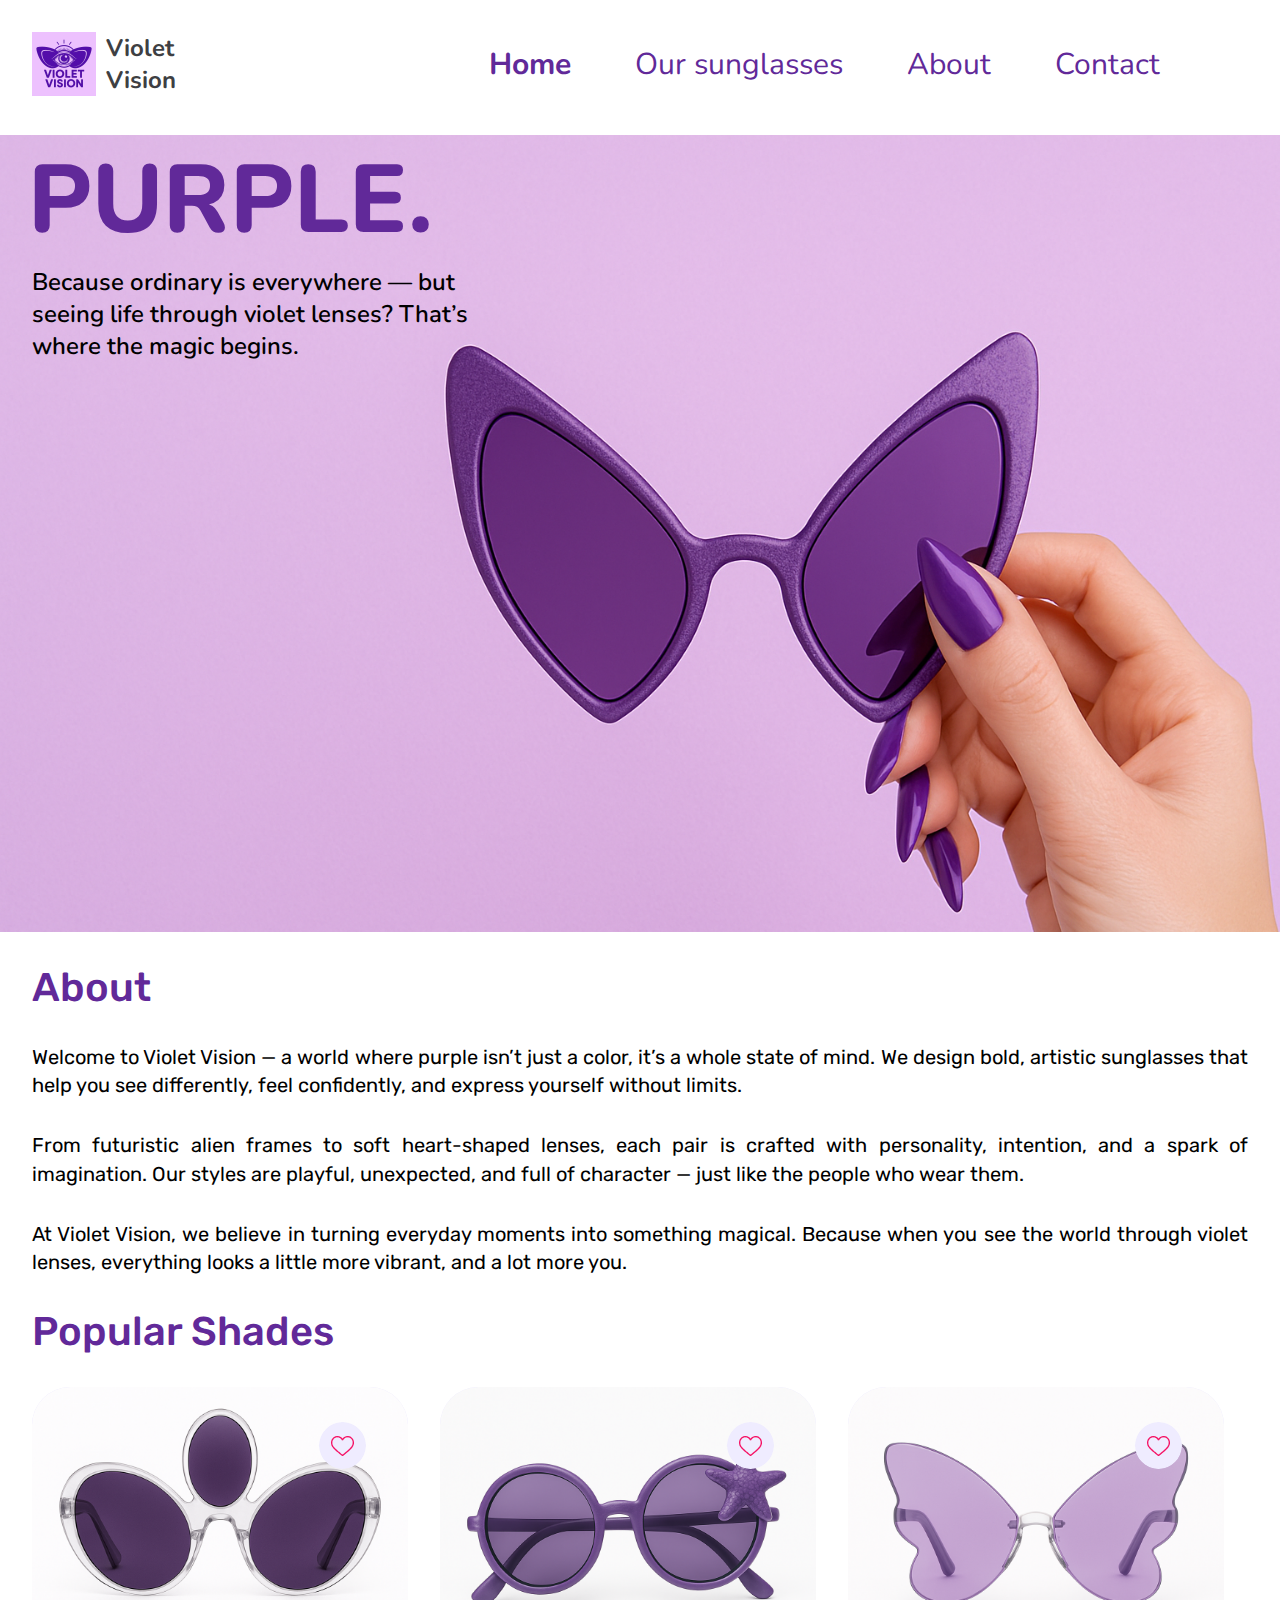
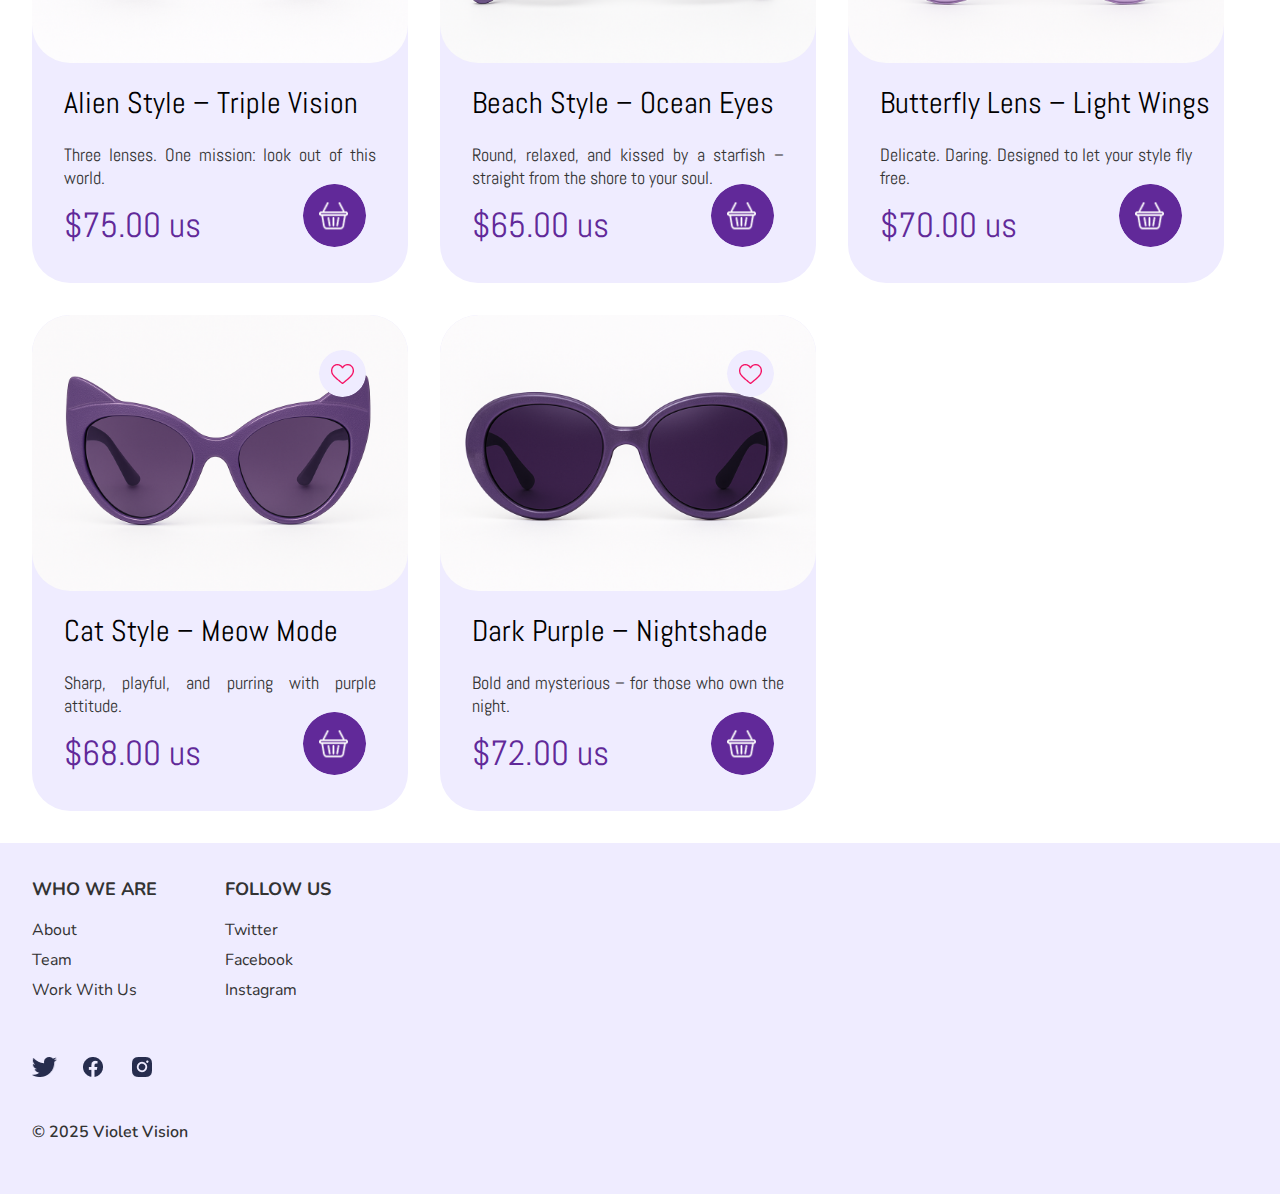
<file: HW1/index.html>
<!DOCTYPE html>
<html>
    <head>
        <title>Violet Vision</title>
        <meta charset="UTF-8">
        <meta name="viewport" content="width=device-width,initial-scale=1">
        <meta name="description" content="Explore Violet Vision – stunning purple-tinted sunglasses that transform how you see the world.">
        <link rel="stylesheet" href="css/style.css">
        <link rel="preconnect" href="https://fonts.googleapis.com">
        <link rel="preconnect" href="https://fonts.gstatic.com" crossorigin>
        <link href="https://fonts.googleapis.com/css2?family=Abel&family=Rubik:ital,wght@0,300..900;1,300..900&family=Nunito:ital,wght@0,200..1000;1,200..1000&display=swap" rel="stylesheet">
    </head>    
    <body>
        <header>
            <a href="index.html" class="logo">
                <span>Violet Vision</span>
            </a>              
            <nav>
                <a href="index.html" class="active">Home</a>
                <a href="OurSunglasses.html">Our sunglasses</a>
                <a href="#">About</a>
                <a href="#">Contact</a>
            </nav>
        </header>
        <main>
            <section id="main-cover-photo">
                <h1>PURPLE.</h1>
                <p>
                    Because ordinary is everywhere — but seeing life through violet lenses?
                    That’s where the magic begins.
                </p> 
            </section>
            <section  id="wrapper">
                <article id="about">
                    <h2>About</h2>
                    <p>Welcome to Violet Vision — a world where purple isn’t just a color, it’s a whole state of mind. We design bold, artistic sunglasses that help you see differently, feel confidently, and express yourself without limits.</p>
                    <p>From futuristic alien frames to soft heart-shaped lenses, each pair is crafted with personality, intention, and a spark of imagination. Our styles are playful, unexpected, and full of character — just like the people who wear them.</p>
                    <p>At Violet Vision, we believe in turning everyday moments into something magical. Because when you see the world through violet lenses, everything looks a little more vibrant, and a lot more you.</p>
                </article>
                <section class="section-title">
                    <h2>Popular Shades</h2>
                </section>                  
                <ul class="cards-area">
                    <li class="cards-item">
                        <span class="heart-ellipse">
                            <span class="heart-shape" aria-hidden="true"></span>
                        </span>
                        <section class="card-photo">
                            <img src="images/alien2.png" alt="Alien Style – Triple Vision" title="VioletVision">
                        </section>
                        <h3>Alien Style – Triple Vision</h3>
                        <p class="style-summarize">Three lenses. One mission: look out of this world.</p>
                        <span class="price">$75.00 us</span>
                        <span class="Ellipse-cart">
                            <span class="Shopping-basket" aria-hidden="true"></span>
                        </span>
                    </li>
                
                    <li class="cards-item">
                        <span class="heart-ellipse">
                            <span class="heart-shape" aria-hidden="true"></span>
                        </span>
                        <section class="card-photo">
                            <img src="images/beach2.png" alt="Beach Style – Ocean Eyes" title="VioletVision">
                        </section>
                        <h3>Beach Style – Ocean Eyes</h3>
                        <p class="style-summarize">Round, relaxed, and kissed by a starfish – straight from the shore to your soul.</p>
                        <span class="price">$65.00 us</span>
                        <span class="Ellipse-cart">
                            <span class="Shopping-basket" aria-hidden="true"></span>
                        </span>
                    </li>
                    <li class="cards-item">
                        <span class="heart-ellipse">
                            <span class="heart-shape"></span>
                        </span>
                        <section class="card-photo">
                            <img src="images/butterflyshades2.png" alt="Butterfly Lens – Light Wings" title="VioletVision">
                        </section>
                        <h3>Butterfly Lens – Light Wings</h3>
                        <p class="style-summarize">Delicate. Daring. Designed to let your style fly free.</p>
                        <span class="price">$70.00 us</span>
                        <span class="Ellipse-cart">
                            <span class="Shopping-basket"></span>
                        </span>
                    </li>
                    <li class="cards-item">
                        <span class="heart-ellipse">
                            <span class="heart-shape"></span>
                        </span>
                        <section class="card-photo">
                            <img src="images/catshades2.png" alt="Cat Style – Meow Mode" title="VioletVision">
                        </section>
                        <h3>Cat Style – Meow Mode</h3>
                        <p class="style-summarize">Sharp, playful, and purring with purple attitude.</p>
                        <span class="price">$68.00 us</span>
                        <span class="Ellipse-cart">
                            <span class="Shopping-basket"></span>
                        </span>
                    </li>
                    <li class="cards-item">
                        <span class="heart-ellipse">
                          <span class="heart-shape" aria-hidden="true"></span>
                        </span>
                        <section class="card-photo">
                            <img src="images/darklensdarkframe2.png" alt="Dark Purple sunglasses – Nightshade style">
                        </section>
                        <h3>Dark Purple – Nightshade</h3>
                        <p class="style-summarize">Bold and mysterious – for those who own the night.</p>
                        <span class="price">$72.00 us</span>
                        <span class="Ellipse-cart">
                          <span class="Shopping-basket" aria-hidden="true"></span>
                        </span>
                      </li>
                </ul>
            </section>
        </main>
        <footer>
            <section class="footer-who-we-are">
                <h2>WHO WE ARE</h2>
                <ul>
                    <li><a href="#">About</a></li>
                    <li><a href="#">Team</a></li>
                    <li><a href="#">Work With Us</a></li>
                </ul>
            </section>
            <section class="footer-follow-us">
                <h2>FOLLOW US</h2>
                <ul>
                    <li><a href="https://x.com/" target="_blank" rel="noopener noreferrer">Twitter</a></li>
                    <li><a href="https://www.facebook.com/" target="_blank" rel="noopener noreferrer">Facebook</a></li>
                    <li><a href="https://www.instagram.com/" target="_blank" rel="noopener noreferrer">Instagram</a></li>
                </ul>
            </section>
            <section class="footer-social-media">
                <a href="https://x.com/" target="_blank" rel="noopener noreferrer" class="twitter-link" aria-label="Twitter"></a>
                <a href="https://www.facebook.com/" target="_blank" rel="noopener noreferrer" class="facebook-link" aria-label="Facebook"></a>
                <a href="https://www.instagram.com/" target="_blank" rel="noopener noreferrer" class="instagram-link" aria-label="Instagram"></a>
            </section>
            <span>&copy; 2025 Violet Vision</span>
        </footer>
    </body>
</html>
</file>
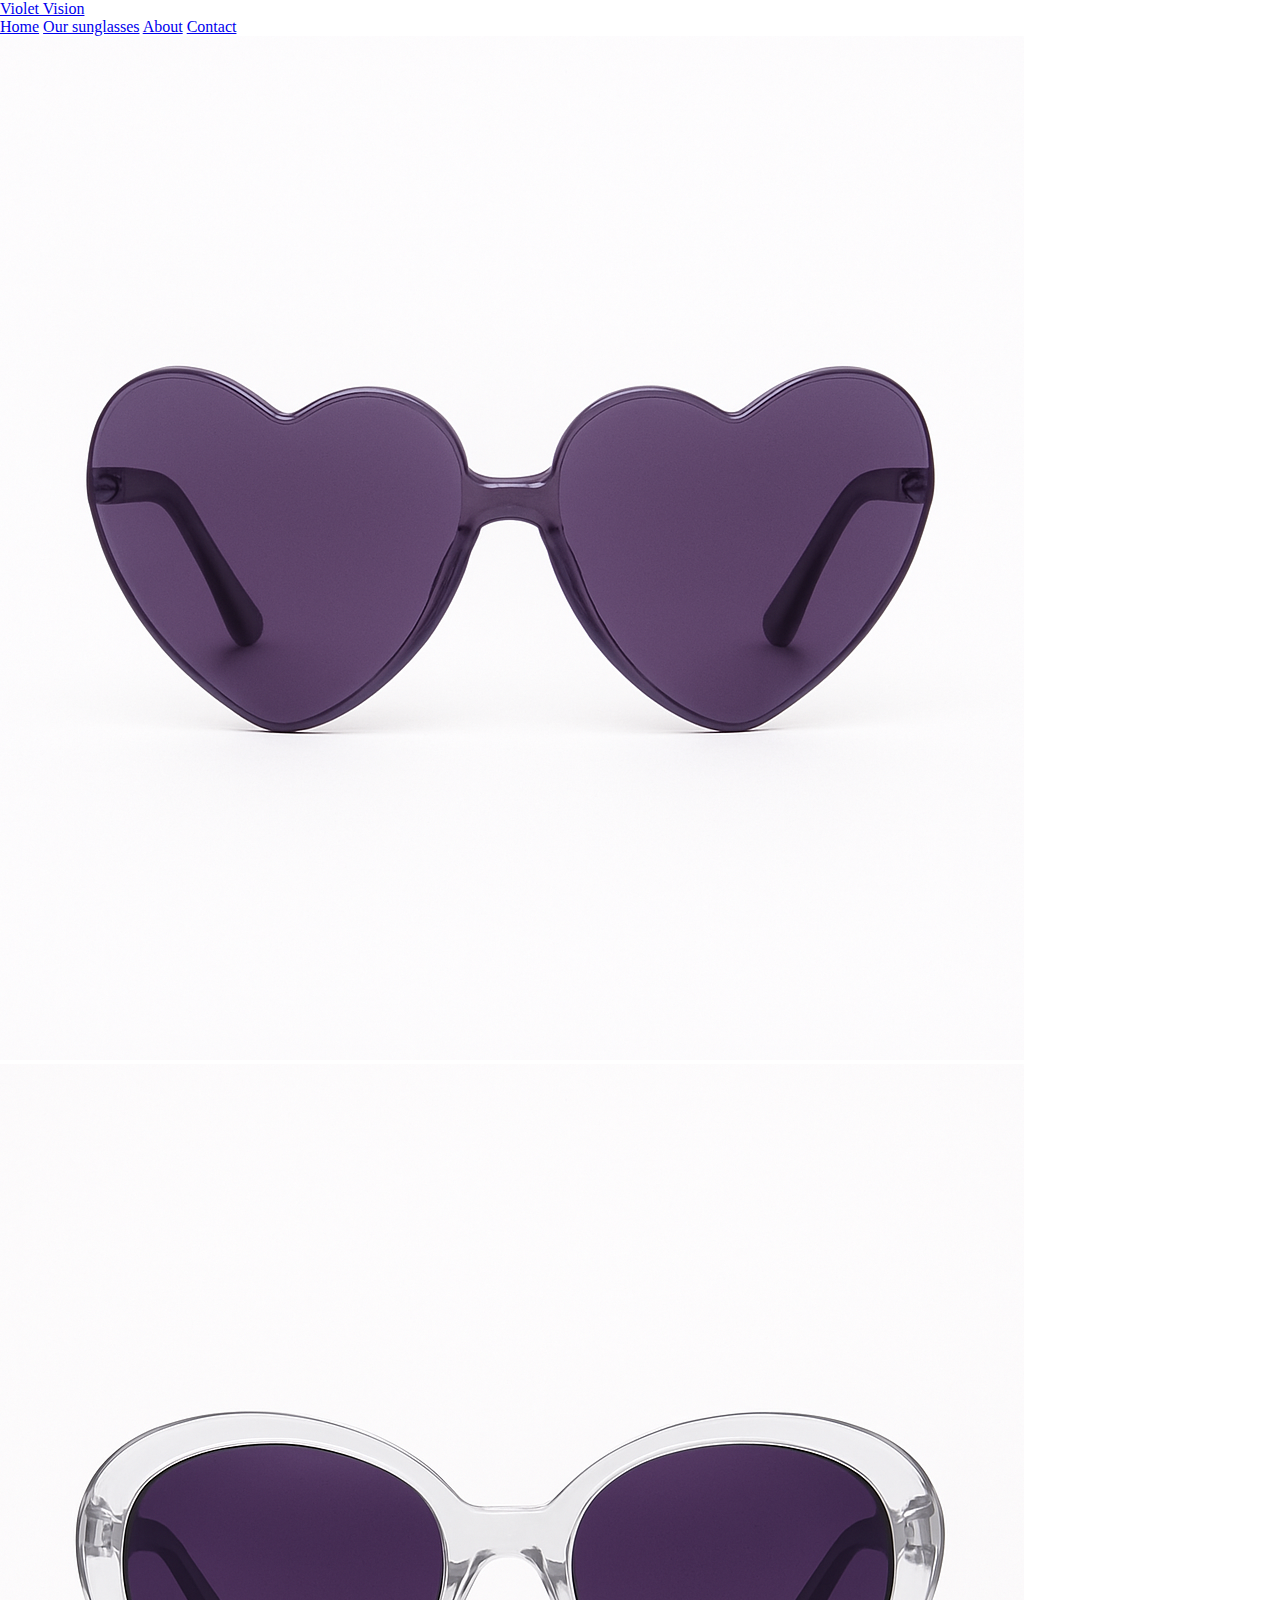
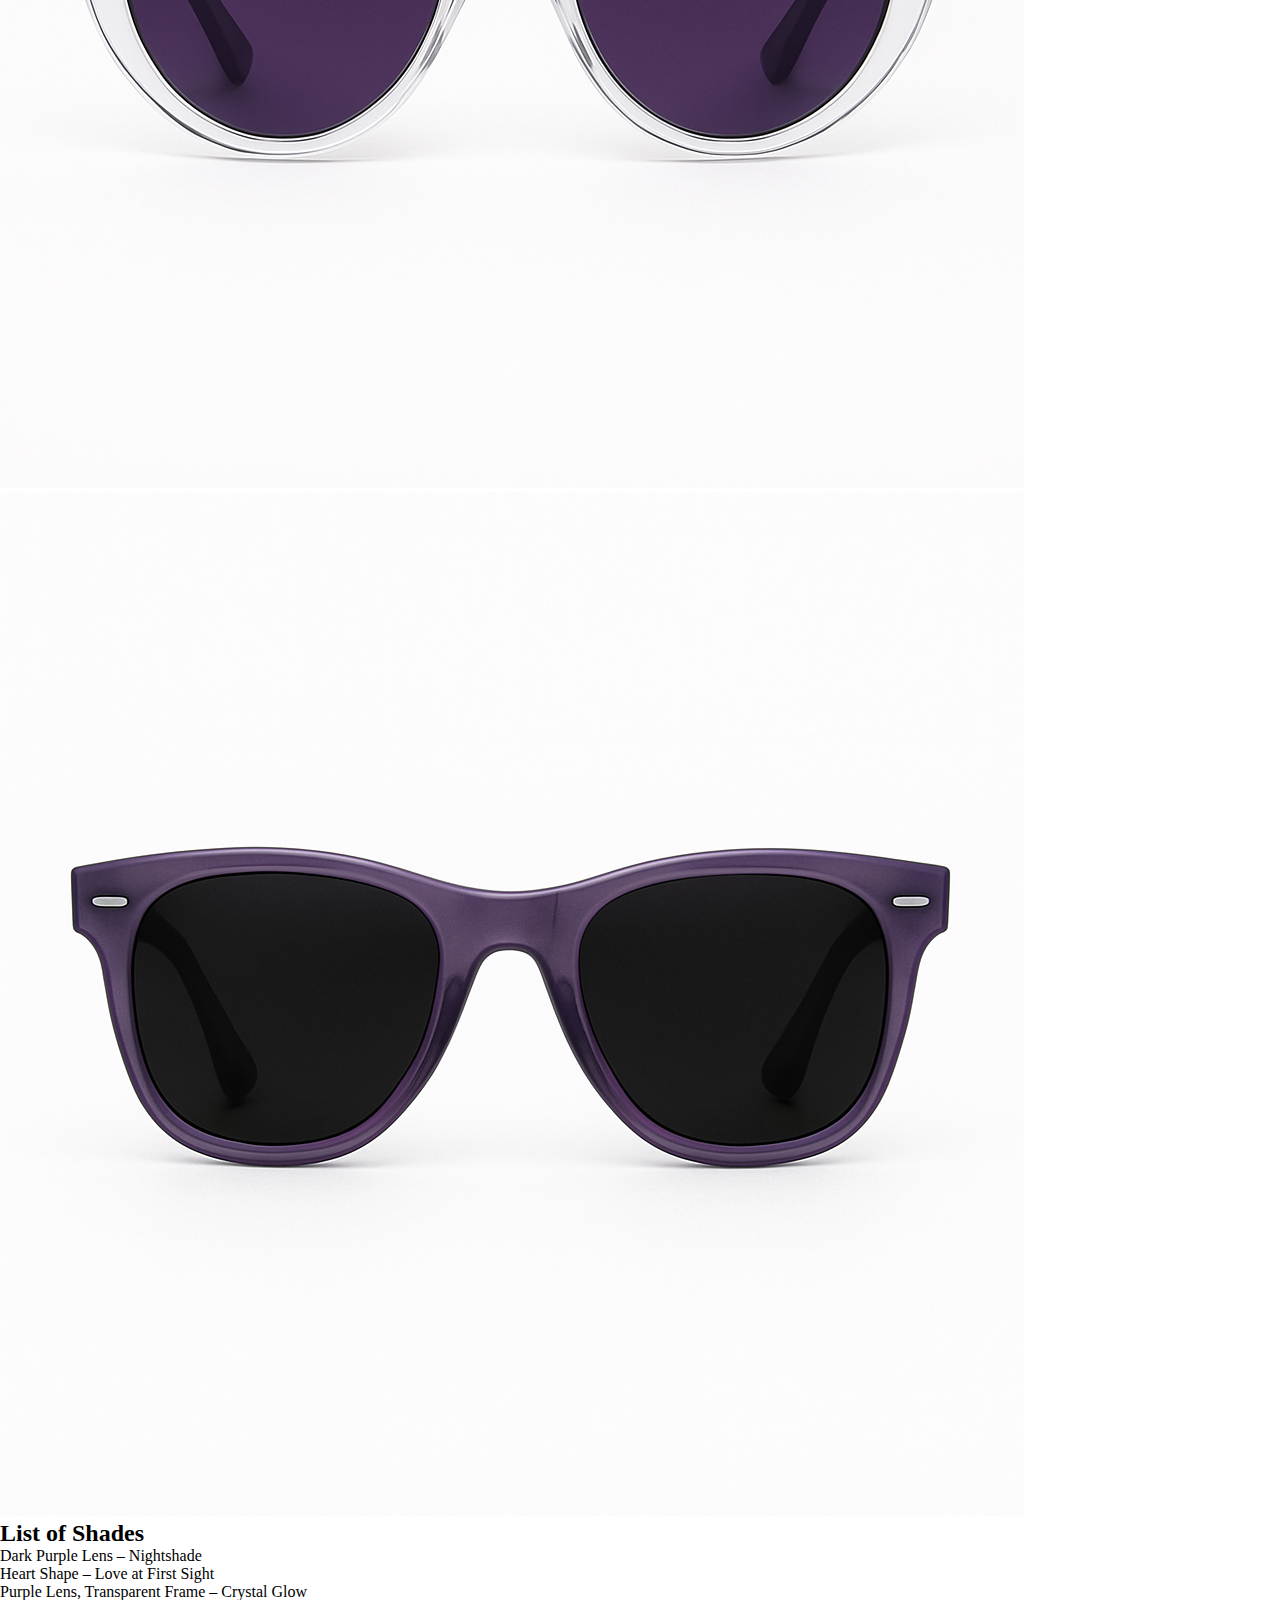
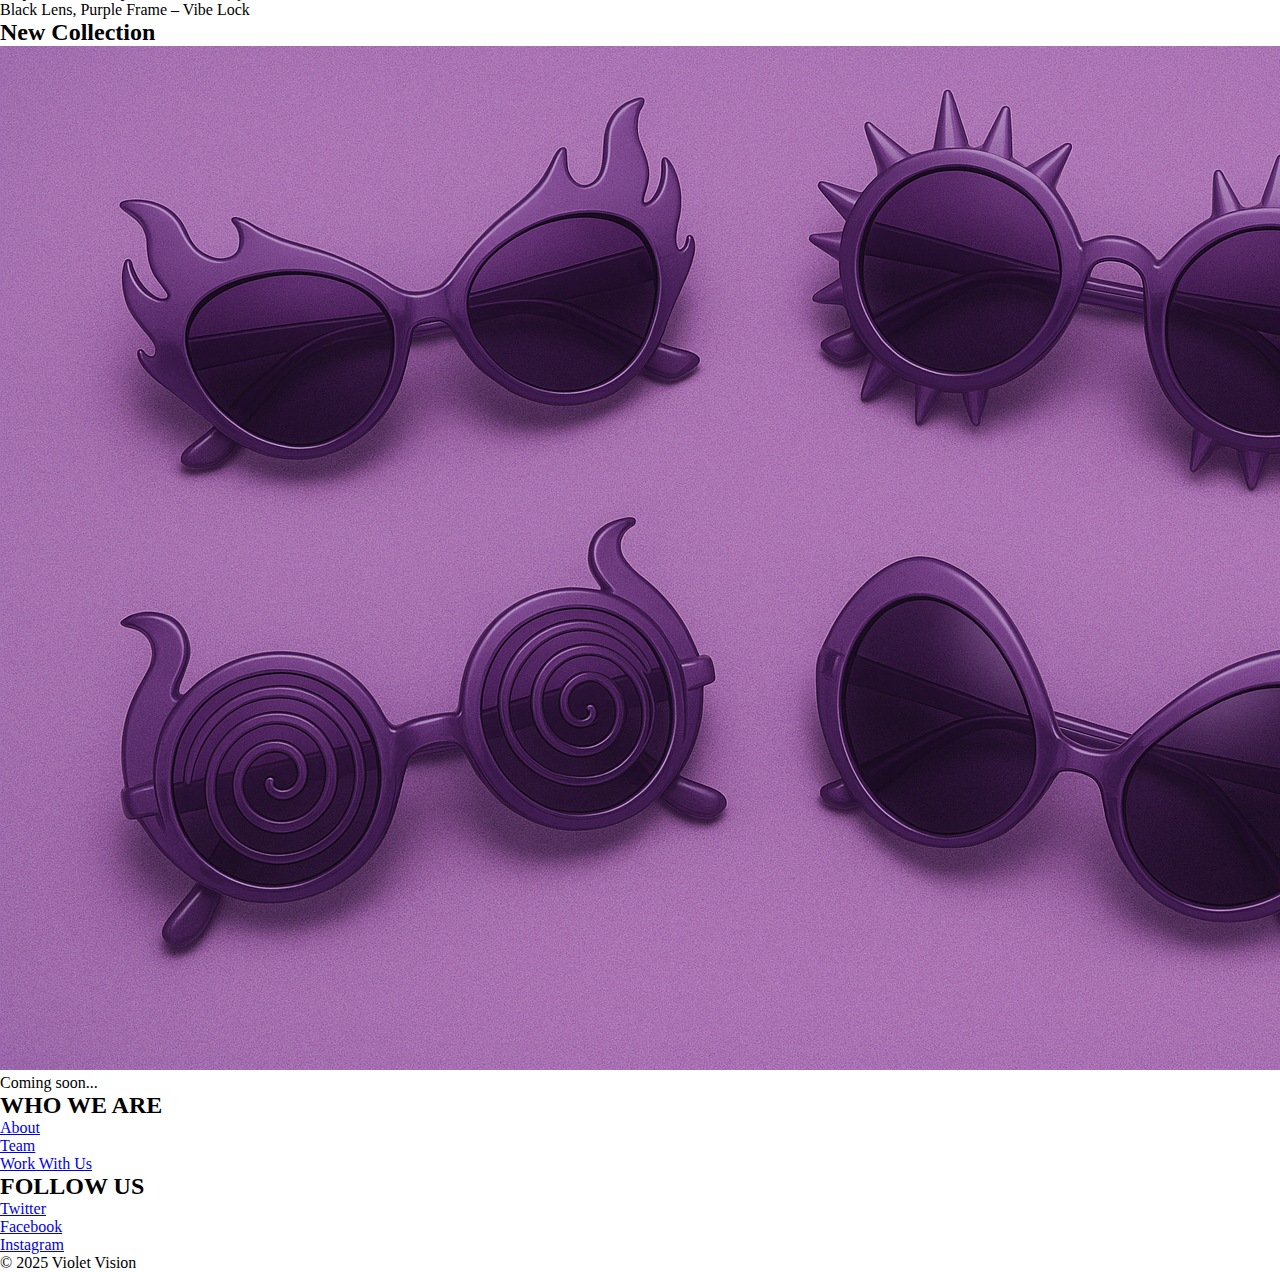
<file: OurSunglasses.html>
<!DOCTYPE html>
<html>
    <head>
        <title>Violet Vision</title>
        <meta charset="UTF-8">
        <meta name="viewport" content="width=device-width,initial-scale=1">
        <meta name="description" content="Explore Violet Vision – stunning purple-tinted sunglasses that transform how you see the world.">
        <link rel="stylesheet" href="css/style.css">
        <link rel="preconnect" href="https://fonts.googleapis.com">
        <link rel="preconnect" href="https://fonts.gstatic.com" crossorigin>
        <link href="https://fonts.googleapis.com/css2?family=Abel&family=Rubik:ital,wght@0,300..900;1,300..900&family=Nunito:ital,wght@0,200..1000;1,200..1000&display=swap" rel="stylesheet">
    </head>   
    <body>
        <header>
            <a href="index.html" class="logo">
                <span>Violet Vision</span>
            </a>    
            <nav>
                <a href="index.html">Home</a>
                <a href="OurSunglasses.html" class="active">Our sunglasses</a>
                <a href="#">About</a>
                <a href="#">Contact</a>
              </nav>              
        </header>
        <main>
            <section id="wrapper">
                <section class="photos">
                    <img src="images/heartshape2.png" alt="Heart Shape – Love at First Sight" title="Heart Shape – Love at First Sight">
                    <img src="images/DarkLens2.png" alt="Purple Lens, Transparent Frame – Crystal Glow" title="Purple Lens, Transparent Frame – Crystal Glow">
                    <img src="images/blacklens2.png" alt="Black Lens, Purple Frame – Vibe Lock" title="Black Lens, Purple Frame – Vibe Lock">
                </section>
                <h2>List of Shades</h2>
                <section id="list-area">
                    <ul>
                      <li class="list-item">
                        <span class="Ellipse-rocket" role="img" aria-label="Rocket icon">
                            <span class="rocket" aria-hidden="true"></span>
                        </span>                          
                        <span>Dark Purple Lens – Nightshade</span>
                      </li>
                      <li class="list-item">
                        <span class="Ellipse-rocket" role="img" aria-label="Rocket icon">
                            <span class="rocket" aria-hidden="true"></span>
                        </span> 
                        <span>Heart Shape – Love at First Sight</span>
                      </li>
                      <li class="list-item">
                        <span class="Ellipse-rocket" role="img" aria-label="Rocket icon">
                            <span class="rocket" aria-hidden="true"></span>
                        </span>  
                        <span>Purple Lens, Transparent Frame – Crystal Glow</span>
                      </li>
                      <li class="list-item">
                        <span class="Ellipse-rocket" role="img" aria-label="Rocket icon">
                            <span class="rocket" aria-hidden="true"></span>
                        </span>  
                        <span>Black Lens, Purple Frame – Vibe Lock</span>
                      </li>
                    </ul>
                </section>
                <h2>New Collection</h2>
                <section id="VV-newcollection">
                    <article id="newcollection-photo">
                      <img src="images/NewCollection.png" alt="Preview of Violet Vision's upcoming collection" title="New Collection – Coming Soon">
                      <p>Coming soon...</p>
                    </article>
                </section>
            </section>
        </main>
        <footer>
            <section class="footer-who-we-are">
                <h2>WHO WE ARE</h2>
                <ul>
                    <li><a href="#">About</a></li>
                    <li><a href="#">Team</a></li>
                    <li><a href="#">Work With Us</a></li>
                </ul>
            </section>
            <section class="footer-follow-us">
                <h2>FOLLOW US</h2>
                <ul>
                    <li><a href="https://x.com/" target="_blank" rel="noopener noreferrer">Twitter</a></li>
                    <li><a href="https://www.facebook.com/" target="_blank" rel="noopener noreferrer">Facebook</a></li>
                    <li><a href="https://www.instagram.com/" target="_blank" rel="noopener noreferrer">Instagram</a></li>
                </ul>
            </section>
            <section class="footer-social-media">
                <a href="https://x.com/" target="_blank" rel="noopener noreferrer" class="twitter-link" aria-label="Twitter"></a>
                <a href="https://www.facebook.com/" target="_blank" rel="noopener noreferrer" class="facebook-link" aria-label="Facebook"></a>
                <a href="https://www.instagram.com/" target="_blank" rel="noopener noreferrer" class="instagram-link" aria-label="Instagram"></a>
            </section>
            <span>&copy; 2025 Violet Vision</span>
        </footer>
        
    </body>
</html>
</file>
<file: HW1/css/style.css>
* {
    margin: 0;
    padding: 0;
  }
  header, nav, main, aside, article, footer, section {
    display:block;
  }
  body {
    background-color:#ffffffff;
  }
  #wrapper {
    margin: 32px 32px;
  }
  header {
    margin-top: 32px;
    display: flex;
    align-items: center;
    justify-content: space-between;
  }
  a {
    text-decoration: none;
  }
  header a {
    display: flex;
    align-items: center;
    justify-content: space-between;
  }
  .logo{
    margin: 0px 32px;
    background-image: url("../images/VVlogo.png");
    background-repeat: no-repeat;
    background-size: contain;
    height: 64px;
    width: 64px;
    position: relative;
  }
  .logo span {
    color: #3E3F43;
    font-family: Nunito;
    font-size: 24px;
    font-weight: 700;
    margin-left: 74px;
    letter-spacing: 25%;
  }
  nav {
    display: flex;
    align-items: center;
    justify-content: space-between;
    margin-right: 120px;
  }
  nav a {
    color: #612999;
    font-family: Nunito;
    font-size: 30px;
    font-weight: 400;
    margin-left: 64px;
  }
  nav a:hover {
    color: #c986d7;
  }
  nav a.active {
    font-weight: bold;
  }
  
  main{
    margin-top: 39px;
    overflow: hidden;
  }
  #main-cover-photo {
    background-image: url("../images/MainCover2.png");
    width: 100%;
    background-size:cover;
    background-repeat: no-repeat;
    display: block;
    height: 797px;
  }
  #main-cover-photo h1 {
    color: #612999;
    font-family: Nunito;
    margin-left: 28px;
    width: 448px;
    font-size: 96px;
    font-weight: 800;
  }
  #main-cover-photo p {
    color: black;
    font-family: Nunito;
    margin: 0px 32px;
    width: 448px;
    font-size: 24px;
    font-weight: 600;
  }
  #about h2 {
    color:#612999;
    font-family: Rubik;
    margin-bottom: 32px;
    font-weight: 500;
    font-size: 40px;
  }
  #about p {
    color: black;
    font-family: Rubik;
    margin-bottom: 32px;
    font-weight: 400;
    font-size: 20px;
    line-height: 141%;
    text-align: justify;
  }
  .section-title {
    margin-top: 32px;
  }
  .section-title h2 {
    color:#612999;
    font-family: Rubik;
    margin-bottom: 32px;
    font-weight: 500;
    font-size: 40px;
  }
  .cards-area {
    display: flex;
    flex-wrap: wrap;
    align-content: flex-start;
    gap: 32px;
    margin-bottom: 32px;
  }
  .cards-item {
    background: #EFECFF;
    position: relative;
    overflow: hidden;
    display: flex;
    flex-direction: column;
    width: 376px;
    height: 496px;
    border-radius: 38px;
  }
  .heart-ellipse {
    background: url("../images/Ellipse heart 2.png");
    position: absolute;
    border-radius: 50%;
    top: 35px;
    right: 42px;
    width: 47px;
    height: 47px;
    z-index: 3;
    display: flex;
    align-items: center;
    justify-content: center;
  }
  .heart-shape {
    background-image: url("../images/heart 2.png");
    fill: #F51264;
    width: 23px;
    height: 20px;
    z-index: 4;
    cursor: pointer;
  }
  .card-photo {
    width: 376px;
    height: 276px;
  }
  .card-photo img {
    display: block;
    object-fit: cover;
    height: 276px;
    width: 376px;
    border-radius: 38px;
  }
  .cards-item h3 {
    color: black;
    font-family: Abel;
    font-weight: 400;
    font-size: 30px;
    margin-left: 32px;
    margin-top: 21px;
  }
  .style-summarize {
    color: #333;
    font-family: Abel;
    font-weight: 400;
    font-size: 18px;
    margin: 32px;
    margin-top: 21px;
    margin-bottom: 7px;
    text-align: justify;
  }
  .price {
    position: absolute;
    color: #612999;
    font-family: Abel;
    font-weight: 400;
    font-size: 35px;
    left: 32px;
    bottom: 36px;
  }
  .Ellipse-cart {
    background: url("../images/Ellipse cart 1.png");
    position: absolute;
    border-radius: 50%;
    bottom: 36px;
    right: 42px;
    width: 63px;
    height: 63px;
    background-size: contain;
    display: flex;
    align-items: center;
    justify-content: center;
    z-index: 3;
  }
  .Shopping-basket {
    background-image: url("../images/shopping-basket 3.png");
    fill: #EFECFF;
    background-repeat: no-repeat;
    background-size: contain;
    width: 31px;
    height: 28.61px;
    z-index: 4;
    cursor: pointer;
  }
  footer {
    background-color: #EFECFF;
    height: 287px;
    padding: 32px;
    position: relative;
    font-family: Nunito;
    color: #333;
  }
  footer section {
    margin-bottom: 32px;
  }
  footer h2 {
    font-size: 18px;
    font-weight: 700;
    line-height: 28px;
    text-transform: uppercase;
    margin-bottom: 16px;
  }
  footer ul {
    list-style: none;
    padding: 0;
    margin: 0;
  }
  footer li {
    margin-bottom: 8px;
  }
  footer a {
    color: #333;
    text-decoration: none;
    font-size: 16px;
    font-weight: 400;
  }
  .footer-who-we-are,
  .footer-follow-us {
    display: inline-block;
    vertical-align: top;
    margin-right: 64px;
  }
  .footer-social-media {
    display: flex;
    gap: 24px;
    position: absolute;
    bottom: 85px;
    left: 32px;
  }
  .footer-social-media a {
    width: 24.618px;
    height: 20px;
    display: block;
    background-position: center;
    background-repeat: no-repeat;
    background-size: contain;
  }
  .twitter-link {
    background-image: url("../images/twitterlogo.png");
  }
  .facebook-link {
    background-image: url("../images/fblogo.png");
  }
  .instagram-link {
    background-image: url("../images/iglogo.png");
  }
  footer span {
    position: absolute;
    bottom: 51px;
    left: 32px;
    font-size: 16px;
    font-weight: 600;
  }

  /* OurSunglasses */
  
  .photos {
    display: flex;
    flex-wrap: nowrap;
    overflow-x: auto;
    gap: 32px;
    padding-bottom: 16px;
  }
  .photos img {
    border: 4px solid #E6DBFE;
    height: 300px;
    object-fit: cover;
    flex: 0 0 auto;
  }
  .photos img[title="Heart Shape – Love at First Sight"] {
    width: 300px;
    object-fit: cover;
  }
  .photos img[title="Purple Lens, Transparent Frame – Crystal Glow"] {
    width: 388.29px;
    object-fit: cover;
  }
  .photos img[title="Black Lens, Purple Frame – Vibe Lock"] {
    width: 300px;
    object-fit: cover;
  }
  #wrapper h2 {
    color: #612999;
    font-family: Rubik;
    font-weight: 500;
    font-size: 40px;
    margin-top: 32px;
  }
  #list-area {
    margin-top: 32px;
    display: flex;
    flex-direction: column;
    gap: 16px;
  }
  #list-area ul {
    list-style: none;
    padding: 0;
  }
  .list-item {
    display: flex;
    align-items: center;
    background: #fff;
    border-radius: 8px;
    margin-bottom: 16px;
  }
  .Ellipse-rocket {
    background: url("../images/Ellipse cart 1.png");
    background-repeat: no-repeat;
    background-position: center;
    border-radius: 50%;
    left: 32px;
    width: 82px;
    height: 82px;
    z-index: 3;
    display: flex;
    align-items: center;
    justify-content: center;
  }
  .rocket {
    background-image: url("../images/rocket.png");
    background-repeat: no-repeat;
    background-position: center;
    background-size: contain;
    fill: #ffffffff;
    width: 29px;
    height: 42.38px;
    z-index: 4;
  }
  .list-item span {
    color: #000;
    font-family: Rubik;
    font-size: 24px;
    font-weight: 400;
    line-height: 14px;
    right: 16px;
    vertical-align: middle;
  }
  #newcollection-photo {
    position: relative;
    width: 100%;
  }
  #newcollection-photo img {
    width: 100%; 
    background-size:cover;
    background-repeat: no-repeat;
    display: block;
    margin-top: 40px;
  }
  #newcollection-photo p {
    font-family: Nunito;
    font-size: 100px;
    font-weight: 800;
    color: white;
    position: absolute;
    top: 50%;
    left: 50%;
    transform: translate(-50%, -50%);
    text-align: center;
    width: 0;
    white-space: nowrap;
    overflow: hidden;
    border-right: 2px solid white;
    animation: typing 8s steps(13, end) infinite,
               blink-caret 0.75s step-end infinite;
  }
  @keyframes typing {
    0% { width: 0; }
    50% { width: 13ch; }
    80% { width: 13ch; }
    100% { width: 0; }
  }
  @keyframes blink-caret {
    0%, 100% { border-color: transparent; }
    50% { border-color: white; }
  }

  
  @media (max-width: 768px) {
    #main-cover-photo {
      height: auto;
      padding: 64px 16px;
      background-position: center;
      background-size: cover;
      text-align: center;
    }
  
    #main-cover-photo h1 {
      font-size: 48px;
      width: auto;
      margin: 0 auto;
    }
  
    #main-cover-photo p {
      font-size: 18px;
      width: auto;
      margin: 16px auto 0 auto;
    }
  
    #newcollection-photo p {
      font-size: 40px;
      width: 100%;
      max-width: 90vw;
    }
  
    #newcollection-photo img {
      margin-top: 20px;
    }
  
    #wrapper {
      margin: 16px;
    }
  
    nav {
      flex-direction: column;
      align-items: flex-start;
      gap: 8px;
      margin-right: 0;
    }
  
    nav a {
      margin-left: 0;
      font-size: 24px;
    }
  
    header {
      flex-direction: column;
      align-items: flex-start;
      padding: 0 16px;
    }
  
    .cards-area {
      flex-direction: column;
      align-items: center;
    }
  
    .cards-item {
      width: 90%;
      height: auto;
    }
  
    .card-photo,
    .card-photo img {
      width: 100%;
      height: auto;
      border-radius: 38px;
    }
  
    .logo {
      margin: 16px 0;
    }
  
    footer {
      text-align: center;
      height: auto;
      padding: 32px 16px;
    }
  
    .footer-who-we-are,
    .footer-follow-us {
      display: block;
      margin: 0 auto 32px auto;
    }
  
    .footer-social-media {
      position: static;
      justify-content: center;
      margin-bottom: 16px;
    }
  
    footer span {
      position: static;
      display: block;
      margin-top: 16px;
    }
  }
</file>
<file: css/style.css>
*{
    margin: 0;
    padding: 0;
}
</file>
